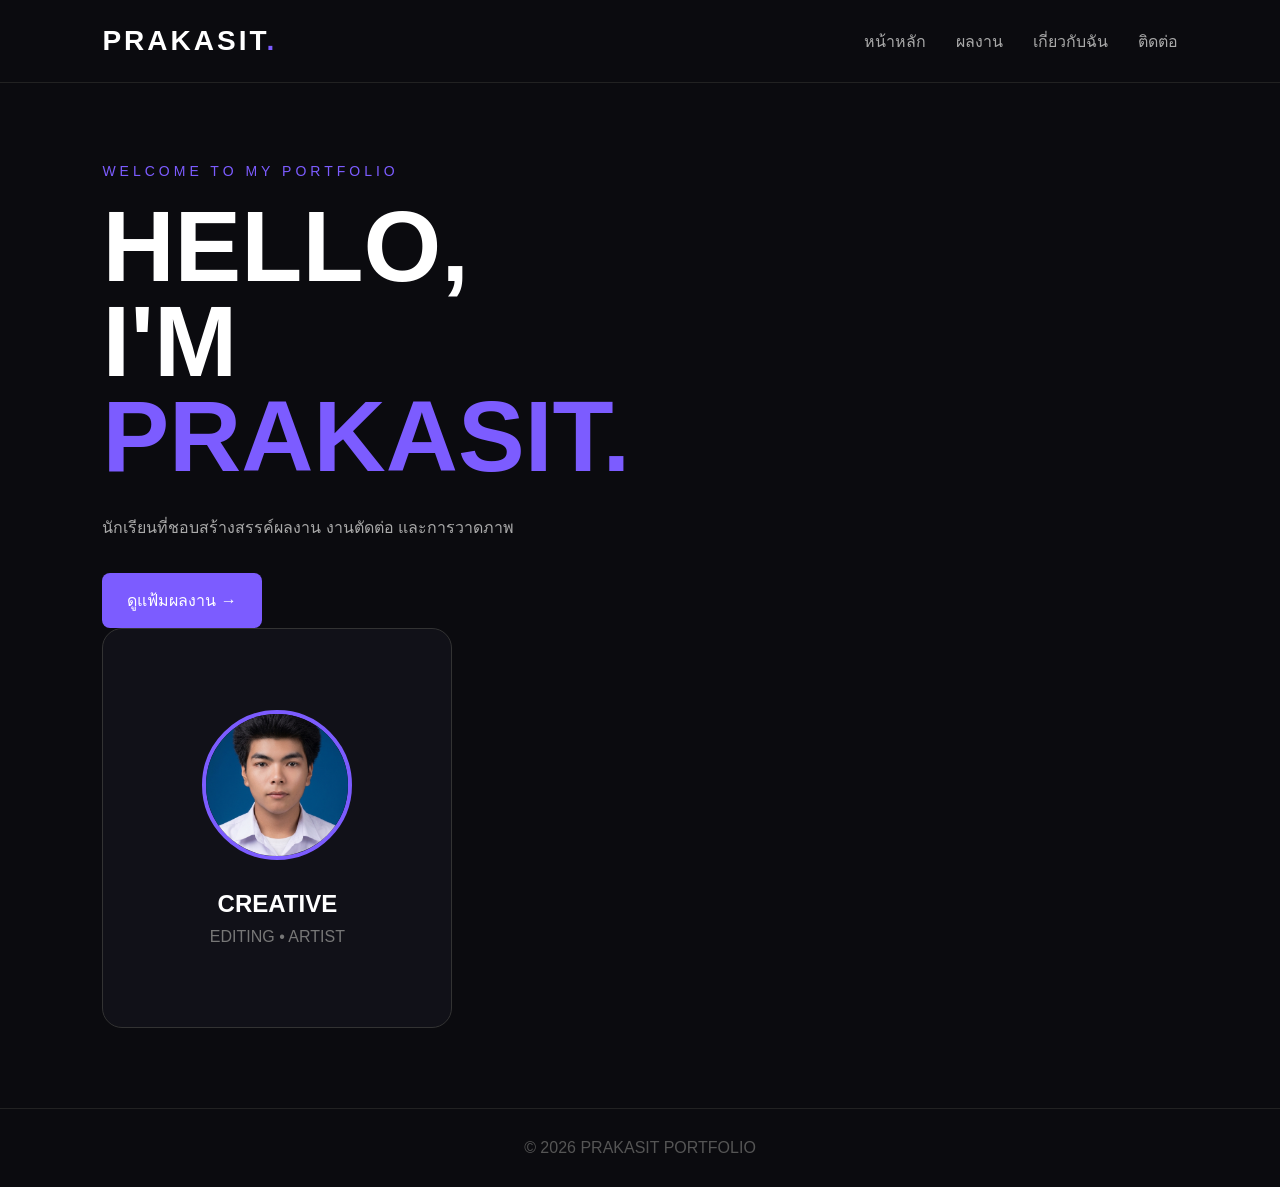
<file: index.html>
<!DOCTYPE html>
<html lang="th">
<head>
    <meta charset="UTF-8">
    <meta name="viewport" content="width=device-width, initial-scale=1.0">

    <title>PRAKASIT | Portfolio</title>

    <link rel="stylesheet" href="css/style.css">
</head>

<body>

    <!-- Navigation -->
    <nav class="navbar">

        <div class="logo">
            PRAKASIT<span>.</span>
        </div>

        <div class="menu">
            <a href="index.html">หน้าหลัก</a>
            <a href="portfolio.html">ผลงาน</a>
            <a href="about.html">เกี่ยวกับฉัน</a>
            <a href="contract.html">ติดต่อ</a>
        </div>

    </nav>


    <!-- Hero -->
    <main class="hero">

        <div class="hero-text">

            <p class="small-text">
                WELCOME TO MY PORTFOLIO
            </p>

            <h1>
                HELLO,<br>
                I'M <span>PRAKASIT.</span>
            </h1>

            <p class="description">
                นักเรียนที่ชอบสร้างสรรค์ผลงาน
                งานตัดต่อ
                และการวาดภาพ
            </p>

            <a href="portfolio.html" class="button">
                ดูแฟ้มผลงาน →
            </a>

            <div class="hero-card">
        
            <img class="profile-image" src="1782193732530.png" alt="PRAKASIT">
            
            <h2>
                CREATIVE
            </h2>

            <p>
                 EDITING • ARTIST 
            </p>

        </div>

    </main>


    <!-- Footer -->
    <footer>
        © 2026 PRAKASIT PORTFOLIO
    </footer>

</body>
</html>
</file>
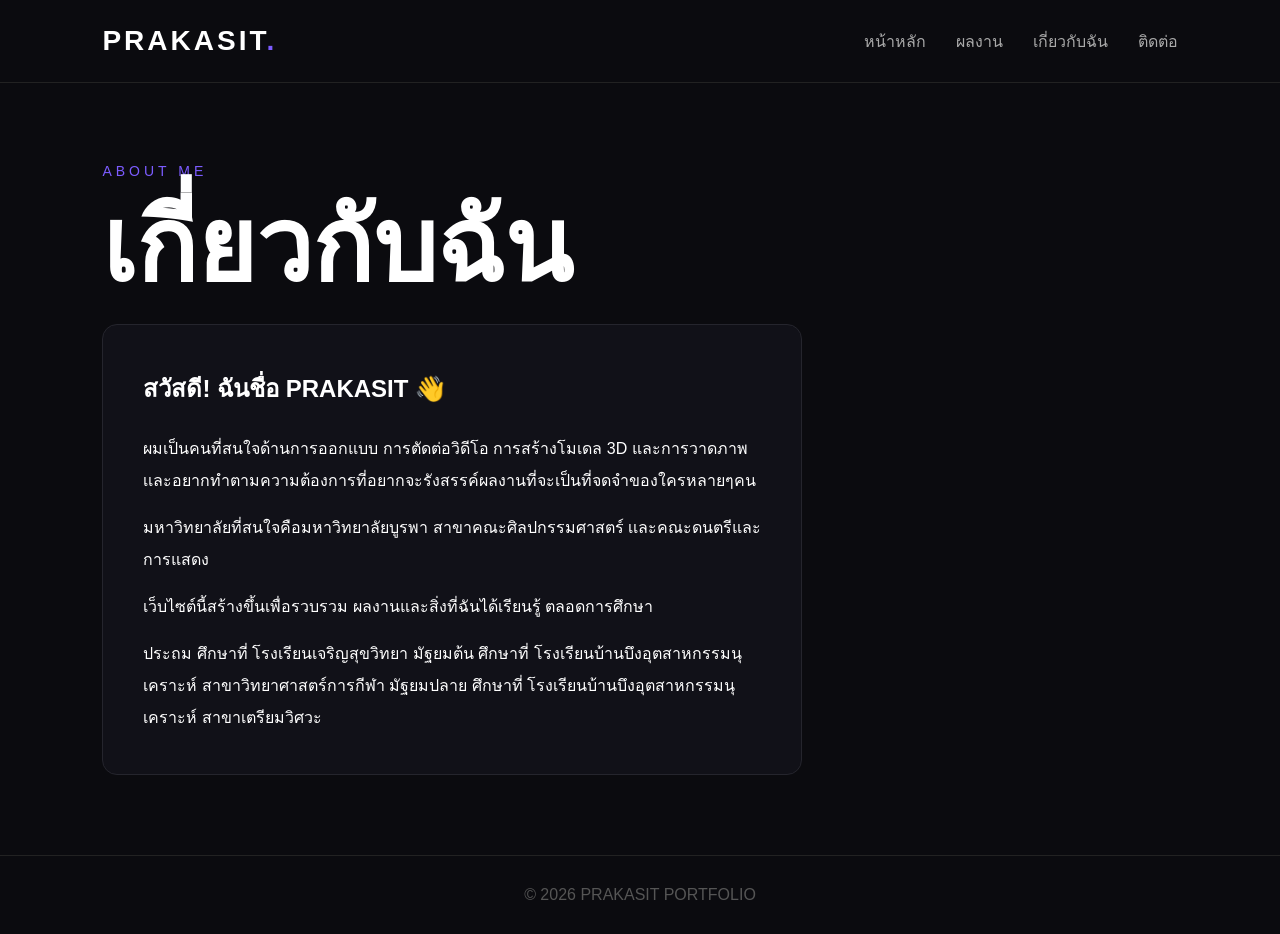
<file: about.html>
<!DOCTYPE html>
<html lang="th">

<head>

    <meta charset="UTF-8">

    <meta name="viewport"
          content="width=device-width, initial-scale=1.0">

    <title>เกี่ยวกับฉัน | PRAKASIT</title>

    <link rel="stylesheet"
          href="css/style.css">

</head>


<body>

    <nav class="navbar">

        <div class="logo">
            PRAKASIT<span>.</span>
        </div>

        <div class="menu">

            <a href="index.html">
                หน้าหลัก
            </a>

            <a href="portfolio.html">
                ผลงาน
            </a>

            <a href="about.html">
                เกี่ยวกับฉัน
            </a>

            <a href="contact.html">
                ติดต่อ
            </a>

        </div>

    </nav>


    <section class="about">

        <p class="small-text">
            ABOUT ME
        </p>

        <h1>
            เกี่ยวกับฉัน
        </h1>

        <div class="about-box">

            <h2>
                สวัสดี! ฉันชื่อ PRAKASIT 👋
            </h2>

            </p>
                ผมเป็นคนที่สนใจด้านการออกแบบ
                การตัดต่อวิดีโอ การสร้างโมเดล 3D
                และการวาดภาพ เเละอยากทำตามความต้องการที่อยากจะรังสรรค์ผลงานที่จะเป็นที่จดจำของใครหลายๆคน
            </p>
                มหาวิทยาลัยที่สนใจคือมหาวิทยาลัยบูรพา สาขาคณะศิลปกรรมศาสตร์ เเละคณะดนตรีและการแสดง
            </p>
                เว็บไซต์นี้สร้างขึ้นเพื่อรวบรวม
                ผลงานและสิ่งที่ฉันได้เรียนรู้
                ตลอดการศึกษา
            </p>
                ประถม ศึกษาที่ โรงเรียนเจริญสุขวิทยา
                มัฐยมต้น ศึกษาที่ โรงเรียนบ้านบึงอุตสาหกรรมนุเคราะห์ สาขาวิทยาศาสตร์การกีฬา
                มัฐยมปลาย ศึกษาที่ โรงเรียนบ้านบึงอุตสาหกรรมนุเคราะห์ สาขาเตรียมวิศวะ
        </div>

    </section>


    <footer>
        © 2026 PRAKASIT PORTFOLIO
    </footer>

</body>
</html>
</file>
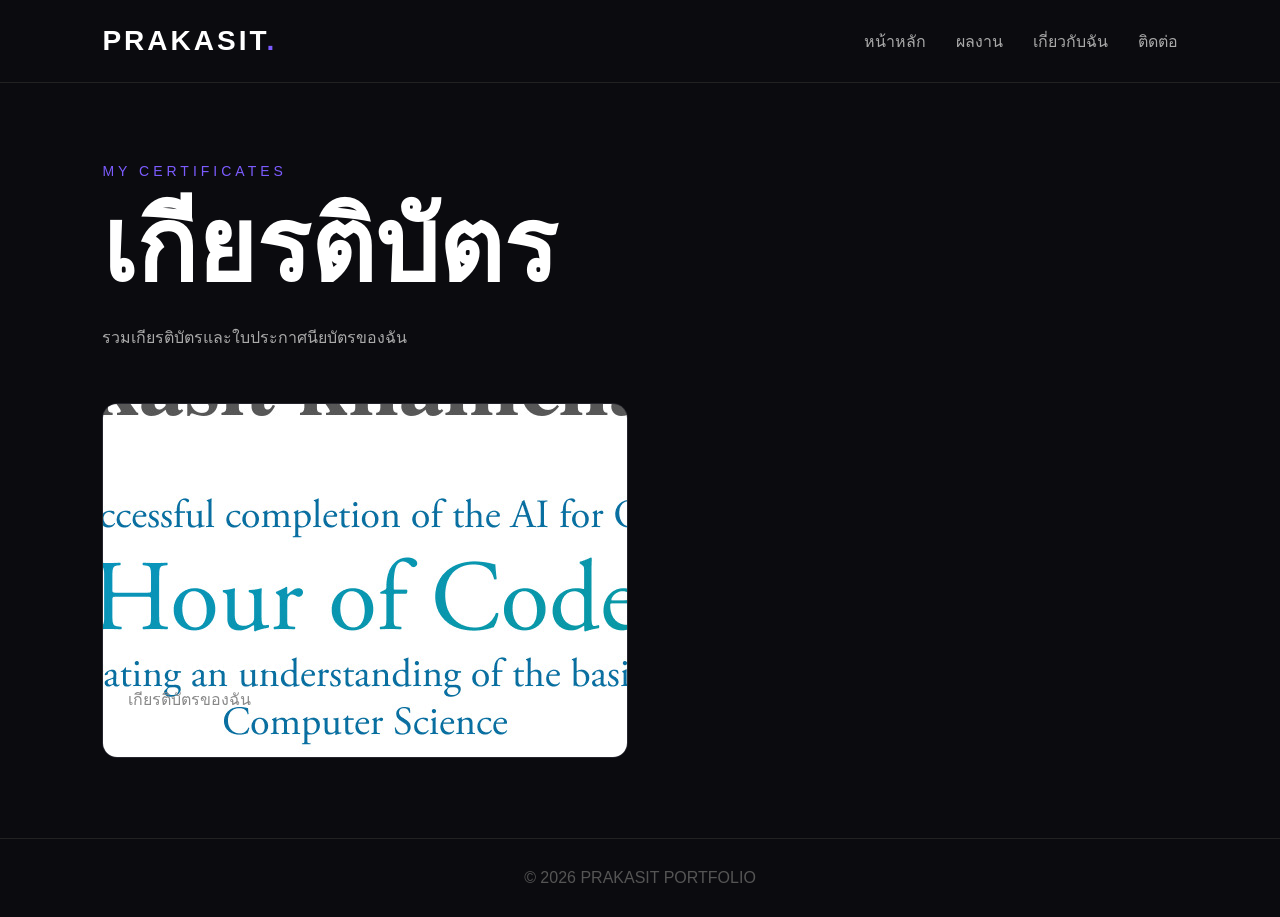
<file: certificate.html>
<!DOCTYPE html>
<html lang="th">

<head>
    <meta charset="UTF-8">
    <meta name="viewport" content="width=device-width, initial-scale=1.0">

    <title>เกียรติบัตร | PRAKASIT</title>

    <link rel="stylesheet" href="css/style.css">
</head>

<body>

    <nav class="navbar">

        <div class="logo">
            PRAKASIT<span>.</span>
        </div>

        <div class="menu">
            <a href="index.html">หน้าหลัก</a>
            <a href="portfolio.html">ผลงาน</a>
            <a href="about.html">เกี่ยวกับฉัน</a>
            <a href="contact.html">ติดต่อ</a>
        </div>

    </nav>


    <section class="portfolio">

        <p class="small-text">
            MY CERTIFICATES
        </p>

        <h1>
            เกียรติบัตร
        </h1>

        <p class="description">
            รวมเกียรติบัตรและใบประกาศนียบัตรของฉัน
        </p>


        <div class="work-grid">


            <!-- Certificate 01 -->

            <div class="work-card">

                <div class="work-image">

                    <img src="eyJuYW1lIjoicHJha2FzaXQga2hhbWNoYW1hIiwiY291cnNlIjoib2NlYW5zIn0= 11.jpg" alt="เกียรติบัตรที่ 1">

                </div>

                <div class="work-info">

                    <h2>
                        Certificate 01
                    </h2>

                    <p>
                        เกียรติบัตรของฉัน
                    </p>

                </div>

            </div>


        </div>

    </section>


    <footer>
        © 2026 PRAKASIT PORTFOLIO
    </footer>

</body>

</html>
</file>
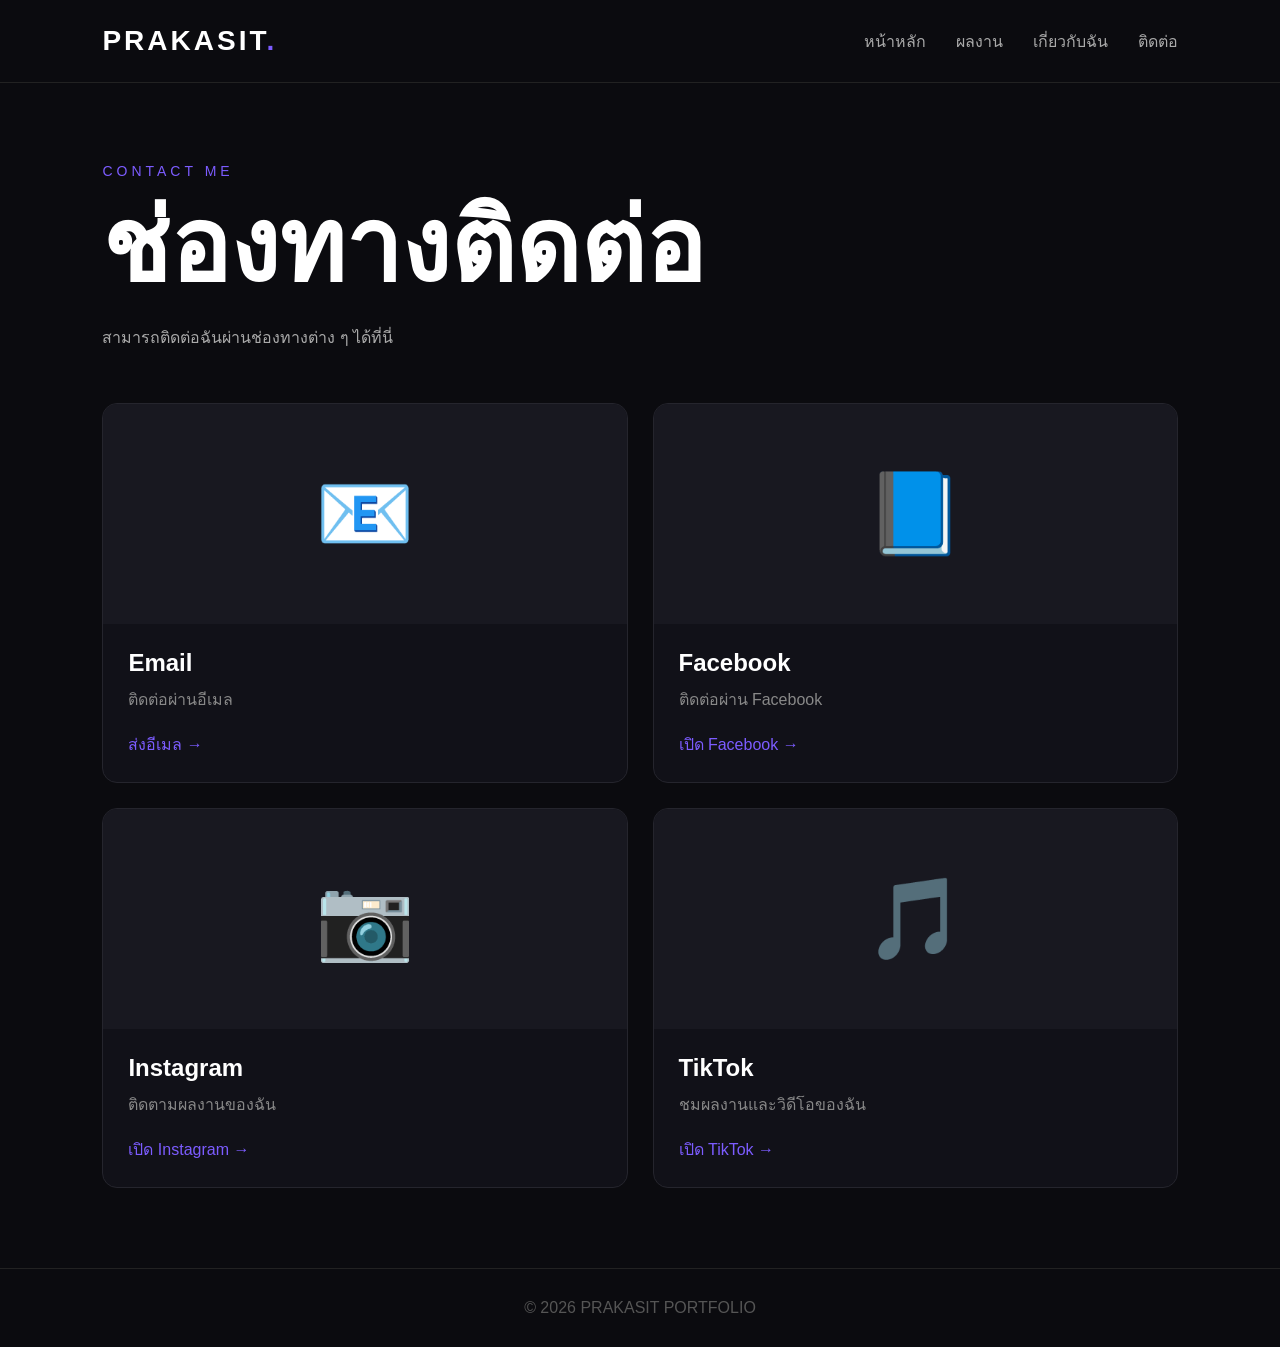
<file: contract.html>
<!DOCTYPE html>
<html lang="th">

<head>
    <meta charset="UTF-8">
    <meta name="viewport" content="width=device-width, initial-scale=1.0">

    <title>ติดต่อ | PRAKASIT</title>

    <link rel="stylesheet" href="css/style.css">
</head>

<body>

    <nav class="navbar">

        <div class="logo">
            PRAKASIT<span>.</span>
        </div>

        <div class="menu">
            <a href="index.html">หน้าหลัก</a>
            <a href="portfolio.html">ผลงาน</a>
            <a href="about.html">เกี่ยวกับฉัน</a>
            <a href="contact.html">ติดต่อ</a>
        </div>

    </nav>


    <section class="portfolio">

        <p class="small-text">
            CONTACT ME
        </p>

        <h1>
            ช่องทางติดต่อ
        </h1>

        <p class="description">
            สามารถติดต่อฉันผ่านช่องทางต่าง ๆ ได้ที่นี่
        </p>


        <div class="work-grid">


            <!-- Email -->

            <div class="work-card">

                <div class="work-image">
                    📧
                </div>

                <div class="work-info">

                    <h2>
                        Email
                    </h2>

                    <p>
                        ติดต่อผ่านอีเมล
                    </p>

                    <a href="mailto:sinon11251@gmail.com">
                        ส่งอีเมล →
                    </a>

                </div>

            </div>


            <!-- Facebook -->

            <div class="work-card">

                <div class="work-image">
                    📘
                </div>

                <div class="work-info">

                    <h2>
                        Facebook
                    </h2>

                    <p>
                        ติดต่อผ่าน Facebook
                    </p>

                    <a href="https://www.facebook.com/share/18NB63wiGZ/" target="_blank">
                        เปิด Facebook →
                    </a>

                </div>

            </div>


            <!-- Instagram -->

            <div class="work-card">

                <div class="work-image">
                    📷
                </div>

                <div class="work-info">

                    <h2>
                        Instagram
                    </h2>

                    <p>
                        ติดตามผลงานของฉัน
                    </p>

                    <a href="https://www.instagram.com/yuuukiiiii00?stkn=MWl5aDNreDExb3dxbw==" target="_blank">
                        เปิด Instagram →
                    </a>

                </div>

            </div>


            <!-- TikTok -->

            <div class="work-card">

                <div class="work-image">
                    🎵
                </div>

                <div class="work-info">

                    <h2>
                        TikTok
                    </h2>

                    <p>
                        ชมผลงานและวิดีโอของฉัน
                    </p>

                    <a href="https://www.tiktok.com/@yuuukiiiii00?_r=1&_t=ZS-99kTId78ZLF" target="_blank">
                        เปิด TikTok →
                    </a>

                </div>

            </div>


        </div>

    </section>


    <footer>
        © 2026 PRAKASIT PORTFOLIO
    </footer>

</body>

</html>
</file>
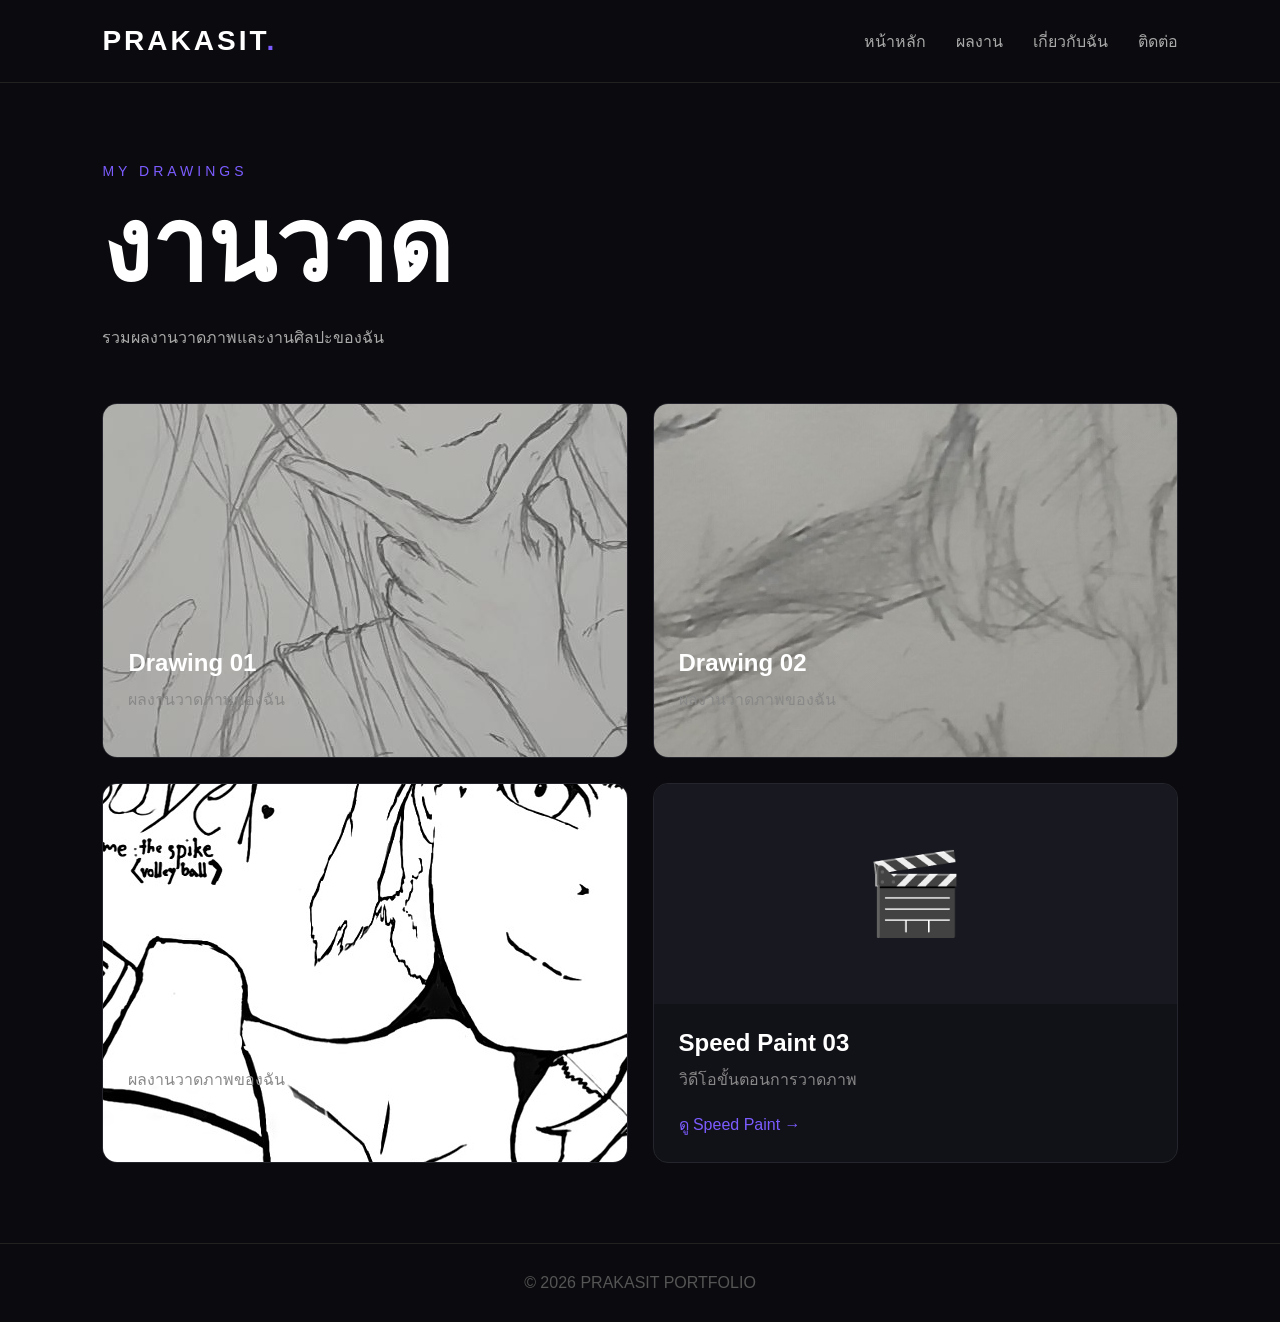
<file: drawing.html>
<!DOCTYPE html>
<html lang="th">

<head>
    <meta charset="UTF-8">
    <meta name="viewport" content="width=device-width, initial-scale=1.0">

    <title>งานวาด | PRAKASIT</title>

    <link rel="stylesheet" href="css/style.css">
</head>

<body>

    <nav class="navbar">

        <div class="logo">
            PRAKASIT<span>.</span>
        </div>

        <div class="menu">
            <a href="index.html">หน้าหลัก</a>
            <a href="portfolio.html">ผลงาน</a>
            <a href="about.html">เกี่ยวกับฉัน</a>
            <a href="contact.html">ติดต่อ</a>
        </div>

    </nav>


    <section class="portfolio">

        <p class="small-text">
            MY DRAWINGS
        </p>

        <h1>
            งานวาด
        </h1>

        <p class="description">
            รวมผลงานวาดภาพและงานศิลปะของฉัน
        </p>


        <div class="work-grid">

            <div class="work-card">

                <div class="work-image">
                    <img src="2ac0eb8bbe20e2c897d19dc9ca590bfe_0.jpeg" alt="ผลงานวาดที่ 1">
                </div>

                <div class="work-info">

                    <h2>
                        Drawing 01
                    </h2>

                    <p>
                        ผลงานวาดภาพของฉัน
                    </p>

                </div>
                                
            </div>


            <div class="work-card">

                <div class="work-image">
                    <img src="20260428_033713.jpg" alt="ผลงานวาดที่ 2">
                </div>

                <div class="work-info">

                    <h2>
                        Drawing 02
                    </h2>

                    <p>
                        ผลงานวาดภาพของฉัน
                    </p>

                </div>

            </div>


            <div class="work-card">

                <div class="work-image">
                    <img src="lv_0_20260815221725(1).jpg" alt="ผลงานวาดที่ 3">
                </div>

                <div class="work-info">

                    <h2>
                        Drawing 03
                    </h2>

                    <p>
                        ผลงานวาดภาพของฉัน
                    </p>

                </div>

            </div>
            <div class="work-card">

                <div class="work-image">
                    🎬
                </div>

                <div class="work-info">

                    <h2>
                        Speed Paint 03
                    </h2>

                    <p>
                        วิดีโอขั้นตอนการวาดภาพ
                    </p>

                    <a href="https://drive.google.com/file/d/1SRqR7tsUkHECiAC9QAtU2iKsZKJDGWUI/view?usp=drivesdk" target="_blank">
                        ดู Speed Paint →
                    </a>

                </div>

            </div>

        </div>

    </section>


    <footer>
        © 2026 PRAKASIT PORTFOLIO
    </footer>

</body>

</html>
</file>
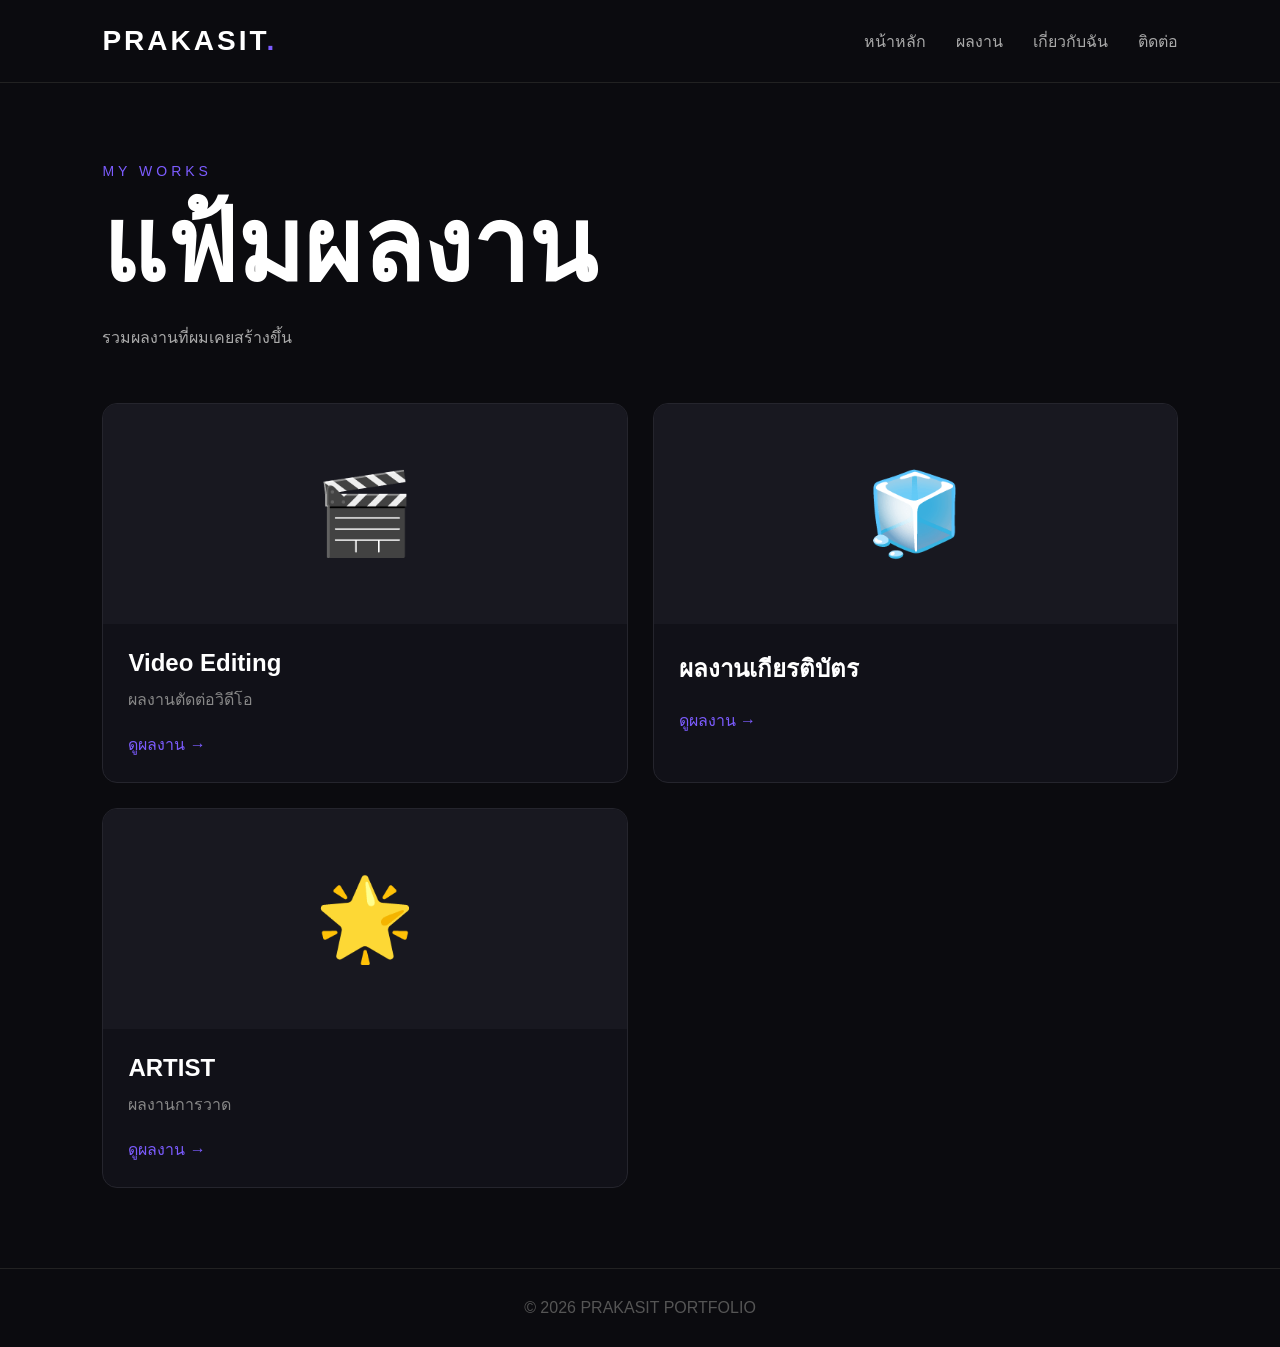
<file: portfolio.html>
<!DOCTYPE html>
<html lang="th">

<head>

    <meta charset="UTF-8">

    <meta name="viewport"
          content="width=device-width, initial-scale=1.0">

    <title>ผลงาน | PRAKASIT</title>

    <link rel="stylesheet"
          href="css/style.css">

</head>


<body>

    <nav class="navbar">

        <div class="logo">
            PRAKASIT<span>.</span>
        </div>

        <div class="menu">

            <a href="index.html">
                หน้าหลัก
            </a>

            <a href="portfolio.html">
                ผลงาน
            </a>

            <a href="about.html">
                เกี่ยวกับฉัน
            </a>

            <a href="contract.html">
                ติดต่อ
            </a>

        </div>

    </nav>


    <section class="portfolio">

        <p class="small-text">
            MY WORKS
        </p>

        <h1>
            แฟ้มผลงาน
        </h1>

        <p class="description">
            รวมผลงานที่ผมเคยสร้างขึ้น
        </p>


        <div class="work-grid">

              <!-- Work 1 -->
            <div class="work-card">

                <div class="work-image">
                    🎬
                </div>

                <div class="work-info">

                    <h2>
                        Video Editing
                    </h2>

                    <p>
                        ผลงานตัดต่อวิดีโอ
                    </p>

                    <a href="video.html">
                        ดูผลงาน →
                    </a>

                </div>

            </div>


            <!-- Work 2 -->
            <div class="work-card">

                <div class="work-image">
                    🧊
                </div>

                <div class="work-info">

                    <h2>
                        ผลงานเกียรติบัตร
                    </h2>
                    </p>

                    <a href="certificate.html">
                        ดูผลงาน →
                    </a>

                </div>

            </div>

<!-- Work 3 -->
<div class="work-card">

    <div class="work-image">
        🌟
    </div>

    <div class="work-info">

        <h2>
            ARTIST
        </h2>

        <p>
            ผลงานการวาด
        </p>

        <a href="drawing.html">
            ดูผลงาน →
        </a>

                </div>

            </div>


        </div>

    </section>


    <footer>
        © 2026 PRAKASIT PORTFOLIO
    </footer>

</body>
</html>
</file>
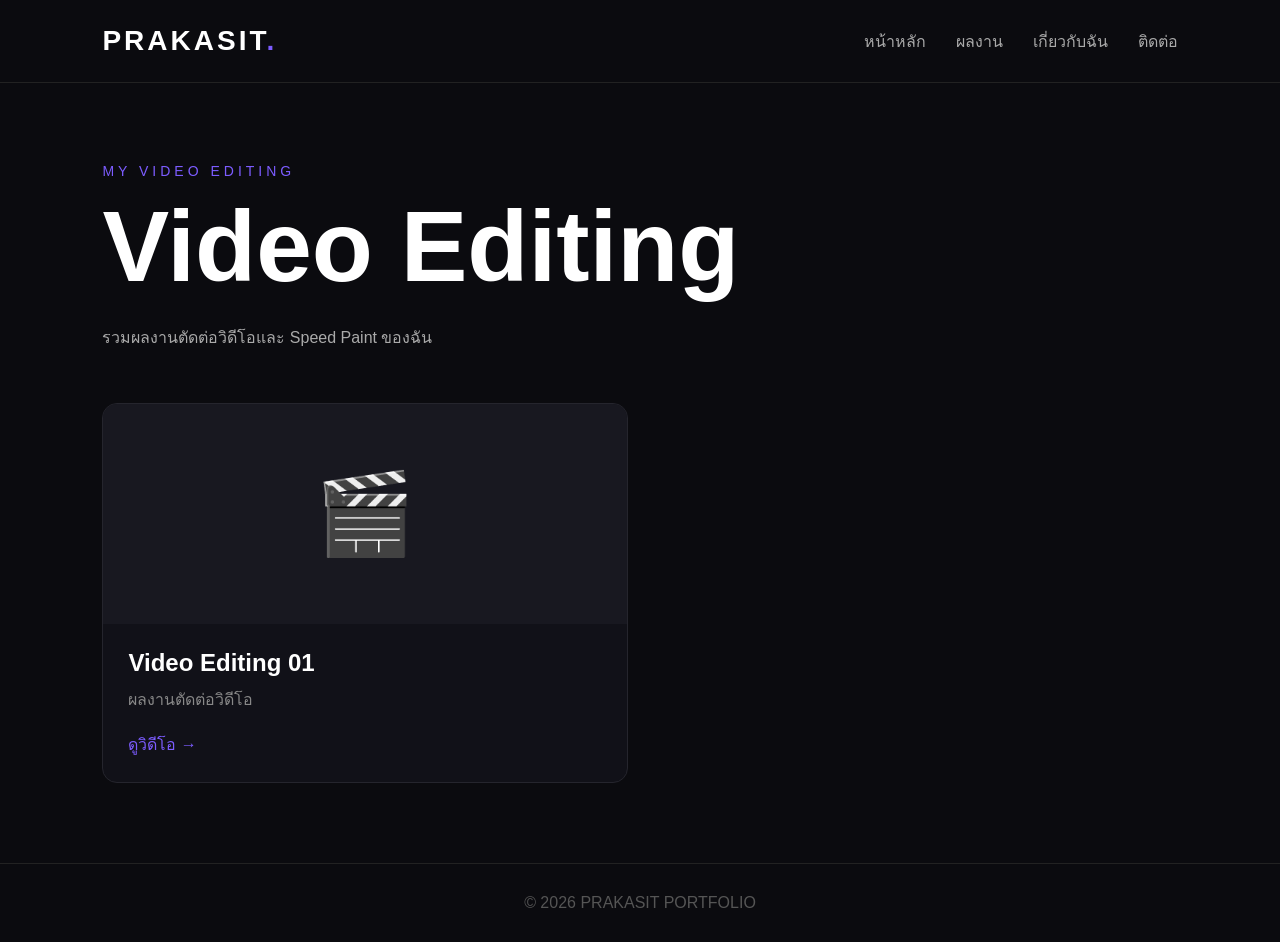
<file: video.html>
<!DOCTYPE html>
<html lang="th">

<head>
    <meta charset="UTF-8">
    <meta name="viewport" content="width=device-width, initial-scale=1.0">

    <title>Video Editing | PRAKASIT</title>

    <link rel="stylesheet" href="css/style.css">
</head>

<body>

    <nav class="navbar">

        <div class="logo">
            PRAKASIT<span>.</span>
        </div>

        <div class="menu">
            <a href="index.html">หน้าหลัก</a>
            <a href="portfolio.html">ผลงาน</a>
            <a href="about.html">เกี่ยวกับฉัน</a>
            <a href="conrtact.html">ติดต่อ</a>
        </div>

    </nav>


    <section class="portfolio">

        <p class="small-text">
            MY VIDEO EDITING
        </p>

        <h1>
            Video Editing
        </h1>

        <p class="description">
            รวมผลงานตัดต่อวิดีโอและ Speed Paint ของฉัน
        </p>


        <div class="work-grid">


            <!-- Video 01 -->

            <div class="work-card">

                <div class="work-image">
                    🎬
                </div>

                <div class="work-info">

                    <h2>
                        Video Editing 01
                    </h2>

                    <p>
                        ผลงานตัดต่อวิดีโอ
                    </p>

                    <a href="https://drive.google.com/file/d/13qtOc3IsQ5NnJlPRwwgofA-D6uVL9iXD/view?usp=drivesdk" target="_blank">
                        ดูวิดีโอ →
                    </a>

                </div>

            </div>

    </section>


    <footer>
        © 2026 PRAKASIT PORTFOLIO
    </footer>

</body>

</html>
</file>
<file: css/style.css>
* {
    margin: 0;
    padding: 0;
    box-sizing: border-box;
}


body {

    font-family: Arial, sans-serif;

    background: #0b0b0f;

    color: white;

    min-height: 100vh;

}


/* NAVBAR */

.navbar {

    width: 100%;

    padding: 25px 8%;

    display: flex;

    justify-content: space-between;

    align-items: center;

    border-bottom: 1px solid #222;

}


.logo {

    font-size: 28px;

    font-weight: bold;

    letter-spacing: 3px;

}


.logo span {

    color: #7c5cff;

}


.menu {

    display: flex;

    gap: 30px;

}


.menu a {

    color: #aaa;

    text-decoration: none;

    transition: 0.3s;

}


.menu a:hover {

    color: white;

}


/* HERO */

.hero {

    min-height: 80vh;

    padding: 80px 8%;

    display: flex;

    justify-content: space-between;

    align-items: center;

}


.hero-text {

    max-width: 600px;

}


.small-text {

    color: #7c5cff;

    letter-spacing: 4px;

    font-size: 14px;

    margin-bottom: 20px;

}


h1 {

    font-size: clamp(50px, 8vw, 100px);

    line-height: 0.95;

    margin-bottom: 30px;

}


h1 span {

    color: #7c5cff;

}


.description {

    color: #aaa;

    line-height: 1.8;

    margin-bottom: 30px;

}


.button {

    display: inline-block;

    padding: 15px 25px;

    background: #7c5cff;

    color: white;

    text-decoration: none;

    border-radius: 8px;

    transition: 0.3s;

}


.button:hover {

    transform: translateY(-4px);

}


/* HERO CARD */

.hero-card {

    width: 350px;

    height: 400px;

    border: 1px solid #333;

    border-radius: 20px;

    display: flex;

    flex-direction: column;

    justify-content: center;

    align-items: center;

    background: #111118;

}


.circle {

    width: 150px;

    height: 150px;

    border-radius: 50%;

    background: #7c5cff;

    display: flex;

    justify-content: center;

    align-items: center;

    font-size: 80px;

    font-weight: bold;

    margin-bottom: 30px;

}
    .profile-image {

    width: 150px;

    height: 150px;

    object-fit: cover;

    border-radius: 50%;

    display: block;

    margin-bottom: 30px;

    border: 4px solid #7c5cff;

    }

.hero-card p {

    color: #777;

    margin-top: 10px;

}


/* PORTFOLIO */

.portfolio,
.about,
.contact {

    padding: 80px 8%;

}


.work-grid {

    margin-top: 50px;

    display: grid;

    grid-template-columns:
        repeat(2, 1fr);

    gap: 25px;

}


.work-card {

    background: #111118;

    border: 1px solid #25252d;

    border-radius: 15px;

    overflow: hidden;

    transition: 0.3s;

}


.work-card:hover {

    transform: translateY(-8px);

    border-color: #7c5cff;

}


.work-image {

    height: 220px;

    display: flex;

    justify-content: center;

    align-items: center;

    font-size: 80px;

    background: #181820;

}


.work-info {

    padding: 25px;

}


.work-info h2 {

    margin-bottom: 10px;

}


.work-info p {

    color: #888;

    margin-bottom: 20px;

}


.work-info a {

    color: #7c5cff;

    text-decoration: none;

}


/* ABOUT / CONTACT */

.about-box,
.contact-box {

    max-width: 700px;

    background: #111118;

    border: 1px solid #25252d;

    border-radius: 15px;

    padding: 40px;

    line-height: 2;

}


.about-box h2 {

    margin-bottom: 20px;

}


.about-box p {

    color: #aaa;

    margin-bottom: 15px;

}


.contact-box {

    color: #aaa;

}


.contact-box hr {

    border: 0;

    border-top: 1px solid #333;

    margin: 25px 0;

}


/* FOOTER */

footer {

    text-align: center;

    padding: 30px;

    color: #555;

    border-top: 1px solid #222;

}


/* MOBILE */

@media (max-width: 768px) {

    .navbar {

        flex-direction: column;

        gap: 20px;

    }

    .menu {

        gap: 15px;

        flex-wrap: wrap;

        justify-content: center;

    }

    .hero {

        flex-direction: column;

        gap: 60px;

        text-align: center;

    }

    .hero-card {

        width: 100%;

        max-width: 350px;

    }

    .work-grid {

        grid-template-columns: 1fr;

    }

  }
</file>
